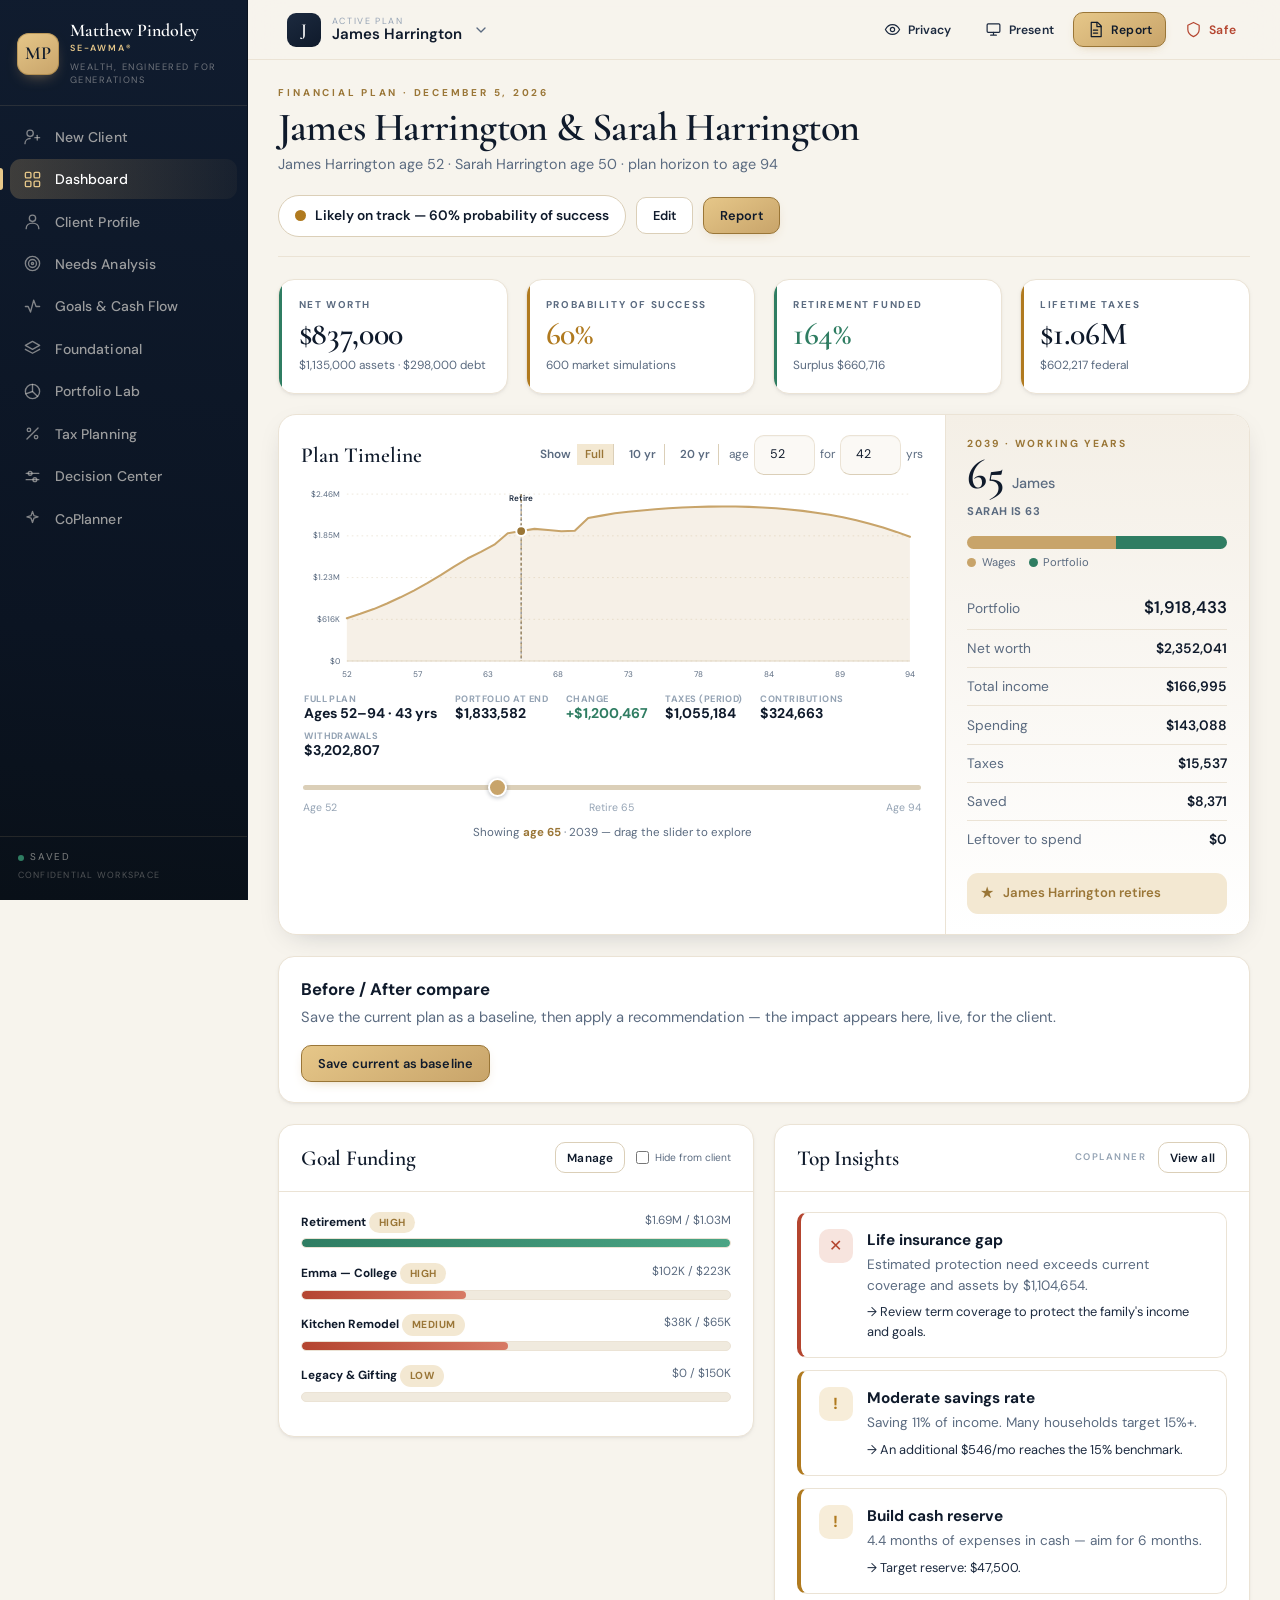
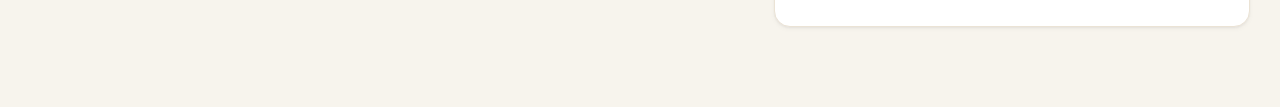
<file: index.html>
<!DOCTYPE html>
<html lang="en">
<head>
<meta charset="UTF-8"/>
<meta name="viewport" content="width=device-width,initial-scale=1"/>
<title>Matthew Pindoley, SE-AWMA® — Financial Planning</title>
<meta name="description" content="A fiduciary financial planning workspace — goals-based & cash flow planning, needs analysis, foundational & advanced planning, tax strategy, and automated insights."/>
<meta name="theme-color" content="#0F1A2B"/>
<link rel="preconnect" href="https://fonts.googleapis.com">
<link rel="preconnect" href="https://fonts.gstatic.com" crossorigin>
<link href="https://fonts.googleapis.com/css2?family=Cormorant+Garamond:ital,wght@0,400;0,500;0,600;0,700;1,400;1,500&family=DM+Sans:opsz,wght@9..40,300;9..40,400;9..40,500;9..40,600;9..40,700&display=swap" rel="stylesheet">
<link rel="stylesheet" href="styles.css?v=19">
</head>
<body data-view="dashboard">

<div id="app">

  <!-- ─────────────────────────  SIDEBAR  ───────────────────────── -->
  <aside id="sidebar">
    <div class="sb-brand">
      <div class="brand-mark" aria-hidden="true">MP</div>
      <div class="brand-text">
        <div class="brand-name">Matthew Pindoley<span>SE-AWMA®</span></div>
        <div class="brand-sub">Wealth, Engineered for Generations</div>
      </div>
    </div>

    <nav id="modnav" aria-label="Planning modules">
      <button class="navlink" data-view="intake">
        <svg viewBox="0 0 24 24" aria-hidden="true"><circle cx="9" cy="8" r="4"/><path d="M2.5 21c0-4 3-6.5 6.5-6.5"/><line x1="18" y1="10.5" x2="18" y2="16.5"/><line x1="15" y1="13.5" x2="21" y2="13.5"/></svg>
        <span>New Client</span></button>
      <button class="navlink active" data-view="dashboard">
        <svg viewBox="0 0 24 24" aria-hidden="true"><rect x="3" y="3" width="7" height="7" rx="1.5"/><rect x="14" y="3" width="7" height="7" rx="1.5"/><rect x="14" y="14" width="7" height="7" rx="1.5"/><rect x="3" y="14" width="7" height="7" rx="1.5"/></svg>
        <span>Dashboard</span></button>
      <button class="navlink" data-view="profile">
        <svg viewBox="0 0 24 24" aria-hidden="true"><circle cx="12" cy="8" r="4"/><path d="M4 21c0-4.4 3.6-7 8-7s8 2.6 8 7"/></svg>
        <span>Client Profile</span></button>
      <button class="navlink" data-view="needs">
        <svg viewBox="0 0 24 24" aria-hidden="true"><circle cx="12" cy="12" r="9"/><circle cx="12" cy="12" r="5"/><circle cx="12" cy="12" r="1.4"/></svg>
        <span>Needs Analysis</span></button>
      <button class="navlink" data-view="cashflow">
        <svg viewBox="0 0 24 24" aria-hidden="true"><path d="M3 12h3.5l3 7 4-15 3 8H21"/></svg>
        <span>Goals &amp; Cash Flow</span></button>
      <button class="navlink" data-view="foundational">
        <svg viewBox="0 0 24 24" aria-hidden="true"><path d="M12 3l9 5-9 5-9-5z"/><path d="M3 13l9 5 9-5"/></svg>
        <span>Foundational</span></button>
      <button class="navlink" data-view="portfolio">
        <svg viewBox="0 0 24 24" aria-hidden="true"><circle cx="12" cy="12" r="9"/><path d="M12 3v9l6.5 6.2"/><path d="M12 12l-8.5 3"/></svg>
        <span>Portfolio Lab</span></button>
      <button class="navlink" data-view="tax">
        <svg viewBox="0 0 24 24" aria-hidden="true"><line x1="19" y1="5" x2="5" y2="19"/><circle cx="7.5" cy="7.5" r="2.2"/><circle cx="16.5" cy="16.5" r="2.2"/></svg>
        <span>Tax Planning</span></button>
      <button class="navlink" data-view="decision">
        <svg viewBox="0 0 24 24" aria-hidden="true"><line x1="4" y1="8" x2="20" y2="8"/><line x1="4" y1="16" x2="20" y2="16"/><circle cx="9" cy="8" r="2.4"/><circle cx="15" cy="16" r="2.4"/></svg>
        <span>Decision Center</span></button>
      <button class="navlink" data-view="coplanner">
        <svg viewBox="0 0 24 24" aria-hidden="true"><path d="M12 3l1.8 5.4L19 10l-5.2 1.6L12 17l-1.8-5.4L5 10l5.2-1.6z"/></svg>
        <span>CoPlanner</span></button>
    </nav>

    <div class="sb-foot">
      <span class="nav-status" id="saveStatus">Saved</span>
      <span class="sb-tag">Confidential workspace</span>
    </div>
  </aside>

  <!-- ─────────────────────────  CONTENT  ───────────────────────── -->
  <div id="content">

    <header id="topbar">
      <div class="plan-switch">
        <button id="planMenuBtn" class="plan-current" aria-haspopup="true" aria-expanded="false">
          <span class="plan-avatar" id="planAvatar" aria-hidden="true">H</span>
          <span class="plan-meta"><span class="plan-label">Active Plan</span><span class="plan-name" id="planNameLabel">New Client</span></span>
          <svg viewBox="0 0 24 24" class="chev" aria-hidden="true"><path d="M6 9l6 6 6-6"/></svg>
        </button>
        <div id="planMenu" class="plan-menu" role="menu" hidden></div>
      </div>

      <div class="topbar-actions">
        <button class="icon-btn" id="privacyBtn" title="Privacy — blur all dollar amounts (P)" aria-pressed="false">
          <svg viewBox="0 0 24 24" aria-hidden="true"><path d="M2 12s3.5-7 10-7 10 7 10 7-3.5 7-10 7S2 12 2 12z"/><circle cx="12" cy="12" r="3"/></svg>
          <span>Privacy</span></button>
        <button class="icon-btn" id="presentBtn" title="Enter client presentation mode (F)">
          <svg viewBox="0 0 24 24" aria-hidden="true"><rect x="3" y="4" width="18" height="12" rx="1.5"/><path d="M8 20h8M12 16v4"/></svg>
          <span>Present</span></button>
        <button class="icon-btn gold" id="reportBtn" title="Open report &amp; print center">
          <svg viewBox="0 0 24 24" aria-hidden="true"><path d="M6 2h9l5 5v15H6z"/><path d="M14 2v6h6M9 13h6M9 17h6"/></svg>
          <span>Report</span></button>
        <button class="icon-btn safe" id="safeBtn" title="Safe screen — instantly cover everything (Esc)">
          <svg viewBox="0 0 24 24" aria-hidden="true"><path d="M12 2l8 4v6c0 5-3.5 8-8 10-4.5-2-8-5-8-10V6z"/></svg>
          <span>Safe</span></button>
      </div>
    </header>

    <main id="main">
      <section class="view" data-view="intake"></section>
      <section class="view active" data-view="dashboard"></section>
      <section class="view" data-view="profile"></section>
      <section class="view" data-view="needs"></section>
      <section class="view" data-view="cashflow"></section>
      <section class="view" data-view="foundational"></section>
      <section class="view" data-view="portfolio"></section>
      <section class="view" data-view="tax"></section>
      <section class="view" data-view="decision"></section>
      <section class="view" data-view="coplanner"></section>
    </main>
  </div>
</div>

<!-- ─────────────────────────  PRESENTATION CHROME  ───────────────────────── -->
<div id="presentBar" hidden>
  <div class="pb-left"><span class="pb-brand">Matthew Pindoley, <em>SE-AWMA®</em></span></div>
  <div class="pb-center" id="presentTabs"></div>
  <div class="pb-right">
    <button class="pb-btn" id="presentPrivacy" title="Blur amounts">Privacy</button>
    <button class="pb-btn" id="presentExit" title="Exit presentation (F / Esc)">Exit ✕</button>
  </div>
</div>

<div id="coverSlide" hidden>
  <div class="cover-inner">
    <div class="cover-eyebrow">A Financial Plan Prepared For</div>
    <h1 class="cover-client" id="coverClient">Your Family</h1>
    <div class="cover-rule"></div>
    <div class="cover-advisor">Matthew Pindoley, <em>SE-AWMA®</em></div>
    <div class="cover-tag">Wealth, Engineered for Generations</div>
    <div class="cover-date" id="coverDate"></div>
    <button class="cover-go" id="coverGo">Begin the Review &rarr;</button>
  </div>
</div>

<!-- ─────────────────────────  SAFE SCREEN  ───────────────────────── -->
<div id="safeScreen" hidden>
  <div class="safe-inner">
    <div class="brand-mark big" aria-hidden="true">MP</div>
    <div class="safe-name">Matthew Pindoley, <span>SE-AWMA®</span></div>
    <div class="safe-tag">Wealth, Engineered for Generations</div>
    <button class="safe-resume" id="safeResume">Resume Session</button>
  </div>
</div>

<!-- ─────────────────────────  REPORT / PRINT CENTER  ───────────────────────── -->
<div id="reportModal" hidden>
  <div class="report-dialog">
    <header class="rd-head">
      <h2>Report &amp; Print Center</h2>
      <button class="icon-btn ghost" id="reportClose">Close ✕</button>
    </header>
    <div class="rd-body" id="reportControls"></div>
    <footer class="rd-foot">
      <button class="btn ghost" id="reportClose2">Cancel</button>
      <button class="btn gold" id="reportPrint">Print / Save as PDF</button>
    </footer>
  </div>
</div>

<div id="reportRoot" aria-hidden="true"></div>
<div id="toast" hidden></div>
<input id="importFile" type="file" accept="application/json,.json" hidden>

<script src="app.js?v=19"></script>
</body>
</html>
</file>
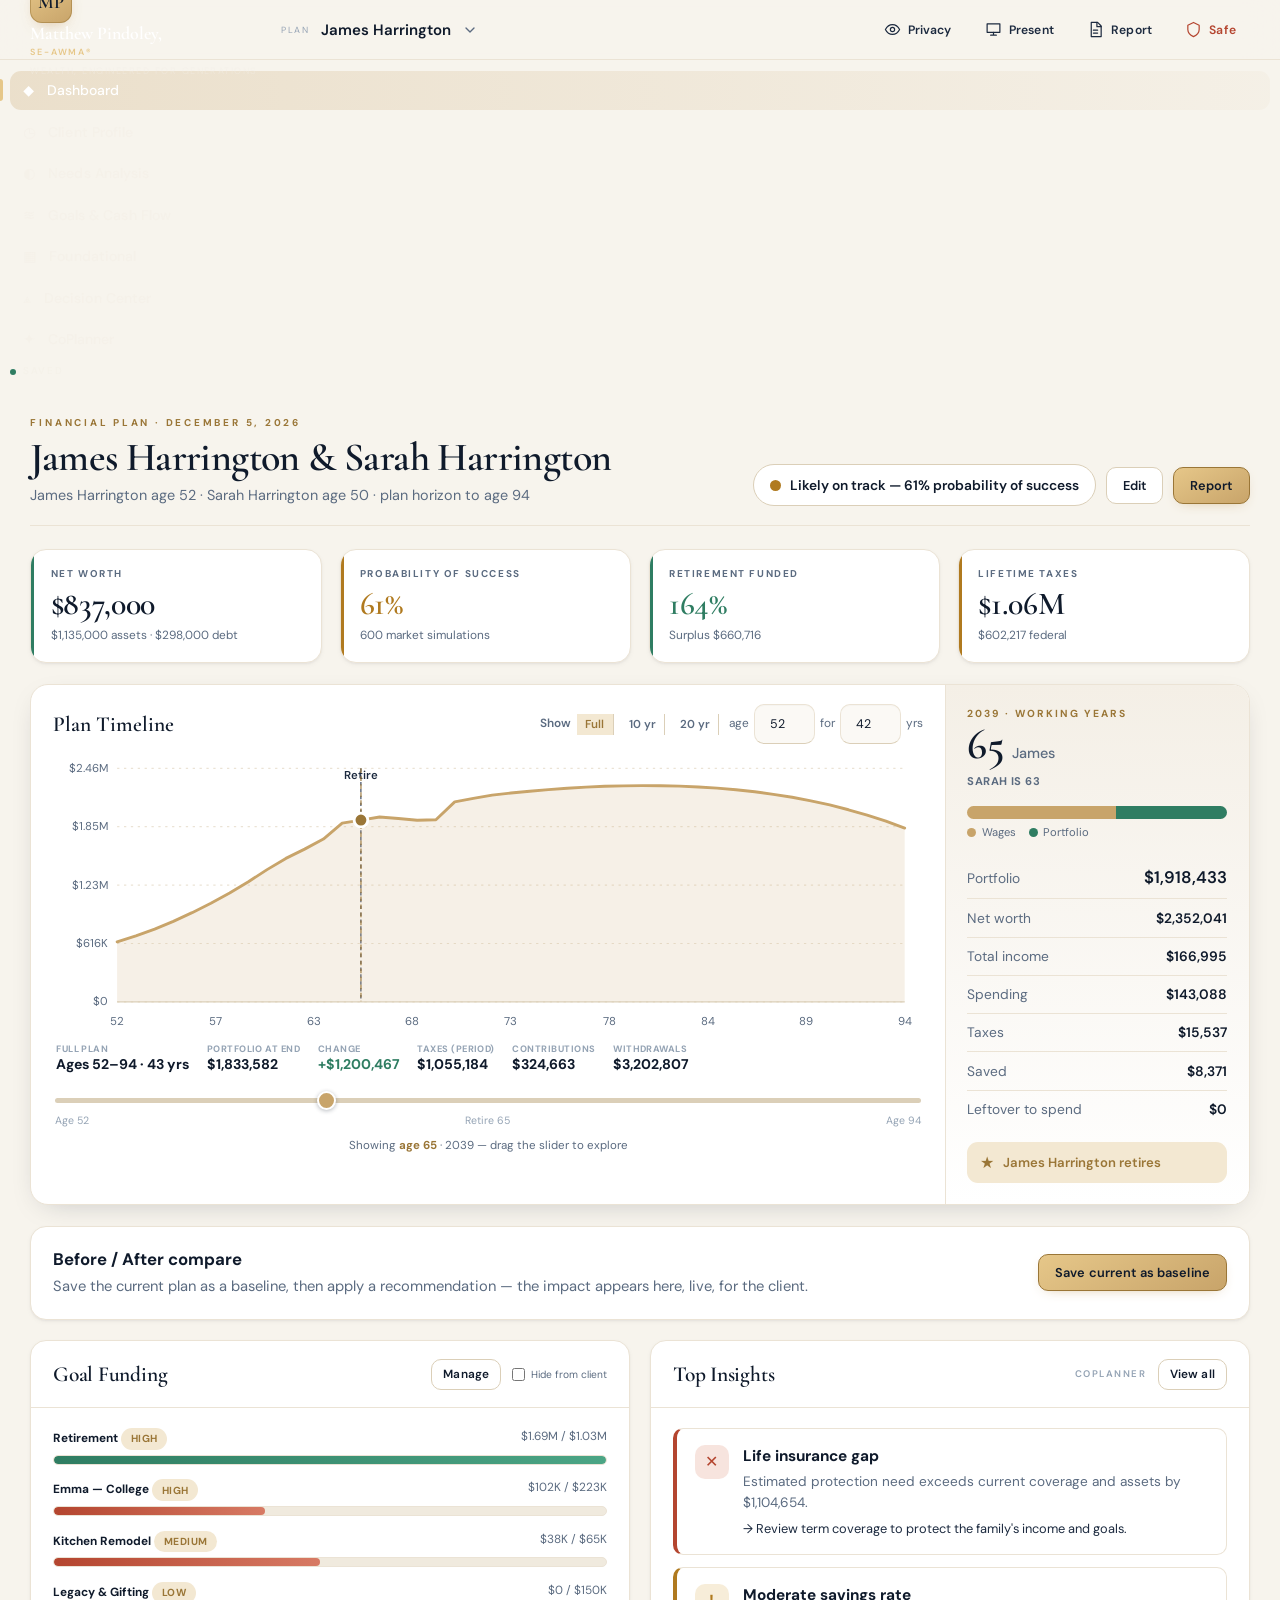
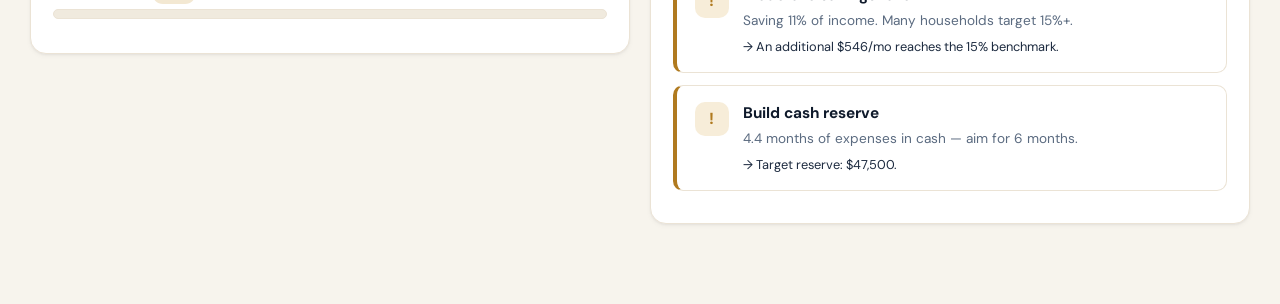
<file: index (6).html>
<!DOCTYPE html>
<html lang="en">
<head>
<meta charset="UTF-8"/>
<meta name="viewport" content="width=device-width,initial-scale=1"/>
<title>Matthew Pindoley, SE-AWMA® — Financial Planning</title>
<meta name="description" content="A fiduciary financial planning workspace — goals-based & cash flow planning, needs analysis, foundational & advanced planning, and automated insights."/>
<meta name="theme-color" content="#0F1A2B"/>
<link rel="preconnect" href="https://fonts.googleapis.com">
<link rel="preconnect" href="https://fonts.gstatic.com" crossorigin>
<link href="https://fonts.googleapis.com/css2?family=Cormorant+Garamond:ital,wght@0,400;0,500;0,600;0,700;1,400;1,500&family=DM+Sans:opsz,wght@9..40,300;9..40,400;9..40,500;9..40,600;9..40,700&display=swap" rel="stylesheet">
<link rel="stylesheet" href="styles.css">
</head>
<body data-view="dashboard">

<!-- ─────────────────────────  TOP BAR  ───────────────────────── -->
<header id="topbar">
  <div class="brand">
    <div class="brand-mark" aria-hidden="true">MP</div>
    <div class="brand-text">
      <div class="brand-name">Matthew Pindoley, <span>SE-AWMA®</span></div>
      <div class="brand-sub">Wealth, Engineered for Generations</div>
    </div>
  </div>

  <div class="plan-switch">
    <button id="planMenuBtn" class="plan-current" aria-haspopup="true" aria-expanded="false">
      <span class="plan-label">Plan</span>
      <span class="plan-name" id="planNameLabel">New Client</span>
      <svg viewBox="0 0 24 24" class="chev" aria-hidden="true"><path d="M6 9l6 6 6-6"/></svg>
    </button>
    <div id="planMenu" class="plan-menu" role="menu" hidden></div>
  </div>

  <div class="topbar-actions">
    <button class="icon-btn" id="privacyBtn" title="Privacy — blur all dollar amounts (P)" aria-pressed="false">
      <svg viewBox="0 0 24 24" aria-hidden="true"><path d="M2 12s3.5-7 10-7 10 7 10 7-3.5 7-10 7S2 12 2 12z"/><circle cx="12" cy="12" r="3"/></svg>
      <span>Privacy</span>
    </button>
    <button class="icon-btn" id="presentBtn" title="Enter client presentation mode (F)">
      <svg viewBox="0 0 24 24" aria-hidden="true"><path d="M3 4h18v12H3z"/><path d="M8 20h8M12 16v4"/></svg>
      <span>Present</span>
    </button>
    <button class="icon-btn" id="reportBtn" title="Open report &amp; print center">
      <svg viewBox="0 0 24 24" aria-hidden="true"><path d="M6 2h9l5 5v15H6z"/><path d="M14 2v6h6M9 13h6M9 17h6"/></svg>
      <span>Report</span>
    </button>
    <button class="icon-btn safe" id="safeBtn" title="Safe screen — instantly cover everything (Esc toggles)">
      <svg viewBox="0 0 24 24" aria-hidden="true"><path d="M12 2l8 4v6c0 5-3.5 8-8 10-4.5-2-8-5-8-10V6z"/></svg>
      <span>Safe</span>
    </button>
  </div>
</header>

<!-- ─────────────────────────  NAV  ───────────────────────── -->
<nav id="modnav" aria-label="Planning modules">
  <button class="navlink active" data-view="dashboard"><span class="nl-ico">◆</span> Dashboard</button>
  <button class="navlink" data-view="profile"><span class="nl-ico">◷</span> Client Profile</button>
  <button class="navlink" data-view="needs"><span class="nl-ico">◐</span> Needs Analysis</button>
  <button class="navlink" data-view="cashflow"><span class="nl-ico">≋</span> Goals &amp; Cash Flow</button>
  <button class="navlink" data-view="foundational"><span class="nl-ico">▦</span> Foundational</button>
  <button class="navlink" data-view="decision"><span class="nl-ico">⟁</span> Decision Center</button>
  <button class="navlink" data-view="coplanner"><span class="nl-ico">✦</span> CoPlanner</button>
  <div class="nav-spacer"></div>
  <span class="nav-status" id="saveStatus">Saved</span>
</nav>

<!-- ─────────────────────────  MAIN  ───────────────────────── -->
<main id="main">
  <section class="view active" data-view="dashboard"></section>
  <section class="view" data-view="profile"></section>
  <section class="view" data-view="needs"></section>
  <section class="view" data-view="cashflow"></section>
  <section class="view" data-view="foundational"></section>
  <section class="view" data-view="decision"></section>
  <section class="view" data-view="coplanner"></section>
</main>

<!-- ─────────────────────────  PRESENTATION CHROME  ───────────────────────── -->
<div id="presentBar" hidden>
  <div class="pb-left">
    <span class="pb-brand">Matthew Pindoley, <em>SE-AWMA®</em></span>
  </div>
  <div class="pb-center" id="presentTabs"></div>
  <div class="pb-right">
    <button class="pb-btn" id="presentPrivacy" title="Blur amounts">Privacy</button>
    <button class="pb-btn" id="presentExit" title="Exit presentation (F / Esc)">Exit ✕</button>
  </div>
</div>

<!-- Dark gold cover slide used at the start of presentation mode -->
<div id="coverSlide" hidden>
  <div class="cover-inner">
    <div class="cover-eyebrow">A Financial Plan Prepared For</div>
    <h1 class="cover-client" id="coverClient">Your Family</h1>
    <div class="cover-rule"></div>
    <div class="cover-advisor">Matthew Pindoley, <em>SE-AWMA®</em></div>
    <div class="cover-tag">Wealth, Engineered for Generations</div>
    <div class="cover-date" id="coverDate"></div>
    <button class="cover-go" id="coverGo">Begin &rarr;</button>
  </div>
</div>

<!-- ─────────────────────────  SAFE SCREEN  ───────────────────────── -->
<div id="safeScreen" hidden>
  <div class="safe-inner">
    <div class="brand-mark big" aria-hidden="true">MP</div>
    <div class="safe-name">Matthew Pindoley, <span>SE-AWMA®</span></div>
    <div class="safe-tag">Wealth, Engineered for Generations</div>
    <button class="safe-resume" id="safeResume">Resume Session</button>
  </div>
</div>

<!-- ─────────────────────────  REPORT / PRINT CENTER  ───────────────────────── -->
<div id="reportModal" hidden>
  <div class="report-dialog">
    <header class="rd-head">
      <h2>Report &amp; Print Center</h2>
      <button class="icon-btn ghost" id="reportClose">Close ✕</button>
    </header>
    <div class="rd-body" id="reportControls"></div>
    <footer class="rd-foot">
      <button class="btn ghost" id="reportClose2">Cancel</button>
      <button class="btn gold" id="reportPrint">Print / Save as PDF</button>
    </footer>
  </div>
</div>

<!-- Hidden container the print report is rendered into -->
<div id="reportRoot" aria-hidden="true"></div>

<!-- Toast -->
<div id="toast" hidden></div>

<input id="importFile" type="file" accept="application/json,.json" hidden>

<script src="app.js"></script>
</body>
</html>
</file>
<file: styles.css>
/* ============================================================================
   Matthew Pindoley, SE-AWMA® — Financial Planning Workspace
   Refined light + gold · sidebar app shell · interactive dashboard · print
   ========================================================================== */

:root{
  --ivory:#F7F4ED; --ivory-2:#F0EADE; --paper:#FFFFFF; --cream:#F4EFE6;
  --ink:#0F1A2B; --ink-2:#1C2A3F; --ink-3:#33425a;
  --navy-1:#0f1a2b; --navy-2:#0a1320;
  --muted:#5B6B80; --faint:#94a3b4;
  --gold:#C8A46A; --gold-2:#E6C789; --gold-deep:#9A7637; --gold-soft:#f3e8d2;
  --line:#EBE3D5; --line-2:#DBCFB8; --line-3:#cdd5e0;
  --good:#2F7D62; --good-bg:#e7f1ec;
  --warn:#B07A1F; --warn-bg:#f7edd9;
  --bad:#B4452F; --bad-bg:#f7e4de;
  --obsidian:#08080A;
  --ff:'Cormorant Garamond',Georgia,'Times New Roman',serif;
  --fb:'DM Sans',system-ui,-apple-system,Segoe UI,Roboto,sans-serif;
  --shadow-1:0 1px 2px rgba(15,26,43,.04),0 2px 6px -2px rgba(15,26,43,.08);
  --shadow-2:0 8px 30px -14px rgba(15,26,43,.28);
  --shadow-3:0 30px 70px -30px rgba(15,26,43,.4);
  --r:16px; --r-sm:10px;
  --side-w:248px; --top-h:60px;
  --e1:cubic-bezier(.16,1,.3,1);
}

*,*::before,*::after{box-sizing:border-box;margin:0;padding:0}
html{font-size:16px}
body{font-family:var(--fb);background:var(--ivory);color:var(--ink);line-height:1.5;
  -webkit-font-smoothing:antialiased;-moz-osx-font-smoothing:grayscale;min-height:100vh}
button{font-family:inherit;cursor:pointer;color:inherit;background:none;border:none}
input,select,textarea{font-family:inherit;font-size:.92rem;color:var(--ink)}
svg{display:block}
::selection{background:rgba(200,164,106,.32)}
[hidden]{display:none !important}
.amount{transition:filter .2s var(--e1)}
body.privacy .amount{filter:blur(8px);user-select:none}

/* ============================ APP SHELL ============================ */
#app{display:grid;grid-template-columns:var(--side-w) 1fr;min-height:100vh}
#content{min-width:0;display:flex;flex-direction:column}
#main{max-width:1300px;width:100%;margin:0 auto;padding:1.6rem 1.9rem 5rem}

/* ============================ SIDEBAR ============================ */
#sidebar{position:sticky;top:0;height:100vh;display:flex;flex-direction:column;
  background:linear-gradient(185deg,#101c2f 0%,#0b1422 70%,#091018 100%);
  border-right:1px solid #0a1320;color:var(--cream);z-index:20}
.sb-brand{display:flex;gap:.7rem;align-items:center;padding:1.25rem 1.05rem 1.1rem;border-bottom:1px solid rgba(230,199,137,.12)}
.brand-mark{width:42px;height:42px;border-radius:12px;flex:none;display:grid;place-items:center;
  font-family:var(--ff);font-weight:600;font-size:1.15rem;color:var(--ink);
  background:linear-gradient(150deg,var(--gold-2),var(--gold));
  box-shadow:inset 0 0 0 1px rgba(154,118,55,.5),0 6px 16px -8px rgba(200,164,106,.8)}
.brand-mark.big{width:88px;height:88px;border-radius:22px;font-size:2.2rem}
.brand-text{min-width:0}
.brand-name{font-family:var(--ff);font-weight:600;font-size:1.12rem;line-height:1.12;color:#fff;white-space:nowrap}
.brand-name span{display:block;font-family:var(--fb);font-weight:600;font-size:.56rem;letter-spacing:.2em;color:var(--gold-2);margin-top:3px}
.brand-sub{font-size:.58rem;letter-spacing:.16em;text-transform:uppercase;color:rgba(244,239,230,.42);margin-top:.5rem;line-height:1.4}

#modnav{display:flex;flex-direction:column;gap:3px;padding:.7rem .65rem;flex:1;overflow-y:auto;scrollbar-width:none}
#modnav::-webkit-scrollbar{display:none}
.navlink{display:flex;align-items:center;gap:.8rem;padding:.64rem .8rem;border-radius:11px;
  color:rgba(244,239,230,.62);font-size:.875rem;font-weight:500;letter-spacing:.005em;
  position:relative;transition:background .18s,color .18s;text-align:left}
.navlink svg{width:19px;height:19px;fill:none;stroke:currentColor;stroke-width:1.7;stroke-linecap:round;stroke-linejoin:round;flex:none;opacity:.82;transition:.18s}
.navlink:hover{background:rgba(255,255,255,.055);color:#fff}
.navlink:hover svg{opacity:1}
.navlink.active{background:linear-gradient(90deg,rgba(200,164,106,.26),rgba(200,164,106,.05));color:#fff}
.navlink.active svg{stroke:var(--gold-2);opacity:1}
.navlink.active::before{content:"";position:absolute;left:-.65rem;top:50%;transform:translateY(-50%);width:3px;height:22px;border-radius:0 3px 3px 0;background:var(--gold-2)}
.sb-foot{padding:.85rem 1.1rem 1.1rem;border-top:1px solid rgba(230,199,137,.12);display:flex;flex-direction:column;gap:.25rem}
.nav-status{font-size:.62rem;letter-spacing:.18em;text-transform:uppercase;color:rgba(244,239,230,.5);display:inline-flex;align-items:center;gap:.4rem}
.nav-status::before{content:"";width:6px;height:6px;border-radius:50%;background:var(--good)}
.nav-status.saving::before{background:var(--gold-2)}
.sb-tag{font-size:.56rem;letter-spacing:.14em;text-transform:uppercase;color:rgba(244,239,230,.3)}

/* ============================ TOP BAR ============================ */
#topbar{position:sticky;top:0;z-index:18;height:var(--top-h);display:flex;align-items:center;gap:1rem;
  padding:0 1.9rem;background:rgba(247,244,237,.84);backdrop-filter:blur(16px) saturate(1.3);
  -webkit-backdrop-filter:blur(16px) saturate(1.3);border-bottom:1px solid var(--line)}
.plan-switch{position:relative}
.plan-current{display:flex;align-items:center;gap:.7rem;padding:.4rem .7rem .4rem .45rem;border-radius:11px;
  border:1px solid transparent;transition:background .18s,border-color .18s}
.plan-current:hover{background:var(--paper);border-color:var(--line-2)}
.plan-avatar{width:34px;height:34px;border-radius:9px;flex:none;display:grid;place-items:center;
  font-family:var(--ff);font-weight:600;font-size:1.05rem;color:#fff;background:linear-gradient(150deg,var(--ink-2),var(--ink))}
.plan-meta{display:flex;flex-direction:column;line-height:1.15;text-align:left}
.plan-label{font-size:.56rem;letter-spacing:.18em;text-transform:uppercase;color:var(--faint)}
.plan-name{font-weight:600;font-size:.94rem;max-width:220px;overflow:hidden;text-overflow:ellipsis;white-space:nowrap}
.chev{width:16px;height:16px;fill:none;stroke:var(--muted);stroke-width:2;stroke-linecap:round;stroke-linejoin:round}
.plan-menu{position:absolute;top:calc(100% + 8px);left:0;min-width:300px;z-index:60;background:var(--paper);
  border:1px solid var(--line-2);border-radius:14px;box-shadow:var(--shadow-3);padding:.5rem;max-height:74vh;overflow:auto}
.plan-menu h4{font-size:.6rem;letter-spacing:.2em;text-transform:uppercase;color:var(--faint);padding:.5rem .6rem .3rem}
.plan-item{display:flex;align-items:center;gap:.5rem;width:100%;text-align:left;padding:.55rem .6rem;border-radius:9px;transition:background .15s}
.plan-item:hover{background:var(--ivory-2)}
.plan-item.active{background:var(--gold-soft)}
.plan-item .pi-name{flex:1;font-weight:500;font-size:.9rem;overflow:hidden;text-overflow:ellipsis;white-space:nowrap}
.plan-item .pi-meta{font-size:.7rem;color:var(--faint)}
.plan-item .pi-del{opacity:0;color:var(--bad);font-size:.78rem;padding:2px 6px;border-radius:6px}
.plan-item:hover .pi-del{opacity:1}.plan-item .pi-del:hover{background:var(--bad-bg)}
.plan-menu .menu-sep{height:1px;background:var(--line);margin:.4rem .3rem}
.plan-menu .menu-act{display:flex;gap:.4rem;flex-wrap:wrap;padding:.3rem}
.menu-act .btn{flex:1 1 auto}

.topbar-actions{margin-left:auto;display:flex;align-items:center;gap:.35rem}
.icon-btn{display:inline-flex;align-items:center;gap:.45rem;padding:.5rem .8rem;border-radius:10px;
  font-size:.76rem;font-weight:600;letter-spacing:.01em;color:var(--ink-2);border:1px solid transparent;transition:.16s}
.icon-btn svg{width:17px;height:17px;fill:none;stroke:currentColor;stroke-width:1.7;stroke-linecap:round;stroke-linejoin:round}
.icon-btn:hover{background:var(--paper);border-color:var(--line-2)}
.icon-btn[aria-pressed="true"]{background:var(--gold-soft);color:var(--gold-deep);border-color:var(--gold)}
.icon-btn.gold{background:linear-gradient(150deg,var(--gold-2),var(--gold));color:var(--ink);border-color:var(--gold-deep);box-shadow:0 4px 12px -7px rgba(200,164,106,.9)}
.icon-btn.gold:hover{filter:brightness(1.03)}
.icon-btn.safe{color:var(--bad)}
.icon-btn.safe:hover{background:var(--bad-bg);border-color:#e8c4ba}
.icon-btn.ghost{font-size:.78rem}

/* ============================ VIEWS ============================ */
.view{display:none;animation:viewIn .42s var(--e1)}
.view.active{display:block}
@keyframes viewIn{from{opacity:0;transform:translateY(10px)}to{opacity:1;transform:none}}

.view-head{display:flex;align-items:flex-end;justify-content:space-between;gap:1rem;margin-bottom:1.4rem;flex-wrap:wrap}
.view-eyebrow{font-size:.62rem;letter-spacing:.28em;text-transform:uppercase;color:var(--gold-deep);font-weight:700;margin-bottom:.45rem}
.view-title{font-family:var(--ff);font-weight:600;font-size:2.15rem;line-height:1.04;letter-spacing:-.01em}
.view-title em{font-style:italic;color:var(--gold-deep)}
.view-sub{color:var(--muted);font-size:.92rem;max-width:64ch;margin-top:.4rem;line-height:1.6}

.grid{display:grid;gap:1.1rem}
.cols-2{grid-template-columns:repeat(2,1fr)}
.cols-3{grid-template-columns:repeat(3,1fr)}
.cols-4{grid-template-columns:repeat(4,1fr)}
.split{display:grid;grid-template-columns:minmax(340px,440px) 1fr;gap:1.3rem;align-items:start}
@media(max-width:1080px){.split{grid-template-columns:1fr}.cols-4{grid-template-columns:repeat(2,1fr)}.cols-3{grid-template-columns:repeat(2,1fr)}}
@media(max-width:680px){.cols-2,.cols-3,.cols-4{grid-template-columns:1fr}}

.profile-layout{display:grid;grid-template-columns:1fr 356px;gap:1.3rem;align-items:start}
.input-cols{display:grid;grid-template-columns:172px minmax(0,1fr);gap:1.3rem;align-items:start}
.acc-stack{min-width:0}
.acc-stack>.panel{margin-bottom:1rem}
.acc-stack>.panel:last-child{margin-bottom:0}
.rail{position:sticky;top:calc(var(--top-h) + 16px)}
.io-inputs{position:sticky;top:calc(var(--top-h) + 16px);align-self:start}
.io-inputs>.panel{margin-bottom:1.1rem}
.io-split{transition:grid-template-columns .35s var(--e1)}
body.inputs-collapsed .io-split{grid-template-columns:0 1fr}
body.inputs-collapsed .io-inputs{opacity:0;min-width:0;overflow:hidden;pointer-events:none}
@media(max-width:1180px){.profile-layout{grid-template-columns:1fr}.rail{position:static}}
@media(max-width:1080px){.io-inputs{position:static}}
@media(max-width:720px){.input-cols{grid-template-columns:1fr}.section-index{position:static;flex-direction:row;flex-wrap:wrap;margin-bottom:.4rem}}

/* ============================ PANELS ============================ */
.panel{background:var(--paper);border:1px solid var(--line);border-radius:var(--r);box-shadow:var(--shadow-1)}
.panel.pad{padding:1.25rem 1.35rem}
.panel-head{display:flex;align-items:center;justify-content:space-between;gap:.6rem;padding:1.05rem 1.35rem;border-bottom:1px solid var(--line)}
.panel-head h3{font-family:var(--ff);font-weight:600;font-size:1.34rem;letter-spacing:-.01em}
.panel-head .ph-sub{font-size:.6rem;letter-spacing:.16em;text-transform:uppercase;color:var(--faint);font-weight:600}
.panel-body{padding:1.25rem 1.35rem}
.panel-foot{padding:.9rem 1.35rem;border-top:1px solid var(--line);background:var(--ivory);border-radius:0 0 var(--r) var(--r)}
.section-label{font-size:.6rem;letter-spacing:.2em;text-transform:uppercase;color:var(--gold-deep);font-weight:700;margin:1.4rem 0 .7rem;display:flex;align-items:center;gap:.6rem}
.section-label::after{content:"";flex:1;height:1px;background:var(--line)}
.section-label:first-child{margin-top:0}

/* ============================ ACCORDION + SECTION INDEX ============================ */
.section-index{position:sticky;top:calc(var(--top-h) + 16px);align-self:start;display:flex;flex-direction:column;gap:.18rem}
.sx-title{font-size:.56rem;letter-spacing:.2em;text-transform:uppercase;color:var(--faint);font-weight:700;padding:.2rem .55rem .5rem}
.sx-item{display:flex;align-items:center;gap:.5rem;min-width:0;padding:.44rem .55rem;border-radius:9px;font-size:.79rem;font-weight:500;color:var(--muted);text-align:left;border:1px solid transparent;transition:.15s}
.sx-item:hover{background:var(--ivory-2);color:var(--ink)}
.sx-item.open{background:var(--paper);color:var(--ink);border-color:var(--line);box-shadow:var(--shadow-1)}
.sx-item.open .sx-label{font-weight:600}
.sx-label{overflow:hidden;text-overflow:ellipsis;white-space:nowrap}
.sx-dot,.acc-dot{border-radius:50%;flex:none;display:grid;place-items:center;font-weight:800;color:#fff;border:1.5px solid var(--line-2)}
.sx-dot{width:15px;height:15px;font-size:.55rem}
.acc-dot{width:18px;height:18px;font-size:.62rem}
.sx-dot.ok,.acc-dot.ok{background:var(--good);border-color:var(--good)}
.sx-dot.todo,.acc-dot.todo{background:transparent;border-color:var(--gold)}
.sx-dot.na{border-style:dashed}
.panel.accordion{overflow:hidden;scroll-margin-top:calc(var(--top-h) + 20px)}
.acc-head{display:flex;align-items:center;gap:.7rem;width:100%;padding:1.05rem 1.35rem;border-bottom:1px solid var(--line);background:none;text-align:left;cursor:pointer;transition:background .15s}
.acc-head:hover{background:var(--ivory)}
.acc-head h3{font-family:var(--ff);font-weight:600;font-size:1.34rem;letter-spacing:-.01em;flex:1;min-width:0}
.acc-head-right{display:flex;align-items:center;gap:.7rem;flex:none}
.acc-chev{width:18px;height:18px;fill:none;stroke:var(--muted);stroke-width:2.2;stroke-linecap:round;stroke-linejoin:round;transition:transform .3s var(--e1)}
.accordion.collapsed .acc-head{border-bottom-color:transparent}
.accordion.collapsed .acc-chev{transform:rotate(-90deg)}
.acc-body{display:grid;grid-template-rows:1fr;opacity:1;transition:grid-template-rows .32s var(--e1),opacity .25s ease}
.acc-body>.panel-body{overflow:hidden;min-height:0}
.accordion.collapsed .acc-body{grid-template-rows:0fr;opacity:0}
.accordion:not(.collapsed){box-shadow:var(--shadow-2),inset 3px 0 0 var(--gold)}

/* ============================ FORMS ============================ */
.field{margin-bottom:1rem}
.field>label{display:block;font-size:.72rem;font-weight:600;letter-spacing:.02em;color:var(--ink-2);margin-bottom:.4rem}
.field .hint{font-size:.66rem;color:var(--faint);font-weight:400;margin-left:.3rem}
.control{position:relative;display:flex;align-items:center}
.control .prefix,.control .suffix{position:absolute;color:var(--muted);font-size:.86rem;pointer-events:none}
.control .prefix{left:.7rem}.control .suffix{right:.75rem;font-size:.78rem}
.control.has-prefix input{padding-left:1.5rem}
.control.has-suffix input{padding-right:2rem}
input[type=text],input[type=number],select,textarea{width:100%;padding:.6rem .7rem;border:1px solid var(--line);border-bottom-color:var(--line-2);border-radius:var(--r-sm);background-color:rgba(247,244,237,.55);box-shadow:inset 0 1px 1px rgba(15,26,43,.025);transition:border-color .15s,box-shadow .15s,background-color .15s;color:var(--ink)}
input:hover,select:hover,textarea:hover{background-color:rgba(240,234,222,.7);border-bottom-color:var(--gold)}
input:focus,select:focus,textarea:focus{outline:none;border-color:var(--gold);background-color:var(--paper);box-shadow:0 0 0 3px rgba(200,164,106,.2)}
input[type=number]{-moz-appearance:textfield}
textarea{resize:vertical;min-height:90px;line-height:1.6}
.annual-echo{font-size:.7rem;color:var(--gold-deep);font-weight:600;margin-top:.3rem;min-height:.95rem;font-variant-numeric:tabular-nums}
.field-row{display:grid;grid-template-columns:1fr 1fr;gap:.7rem}
.field-row.three{grid-template-columns:repeat(3,1fr)}
@media(max-width:520px){.field-row,.field-row.three{grid-template-columns:1fr}}
select{appearance:none;background-image:url("data:image/svg+xml,%3Csvg xmlns='http://www.w3.org/2000/svg' width='14' height='14' viewBox='0 0 24 24' fill='none' stroke='%235B6B80' stroke-width='2.4' stroke-linecap='round' stroke-linejoin='round'%3E%3Cpath d='M6 9l6 6 6-6'/%3E%3C/svg%3E");background-repeat:no-repeat;background-position:right .65rem center;padding-right:1.9rem}
.switch-row{display:flex;align-items:center;justify-content:space-between;gap:.8rem;padding:.5rem 0}
.switch-row label{font-size:.82rem;font-weight:500;color:var(--ink-2)}
.switch{position:relative;width:42px;height:24px;border-radius:99px;background:var(--line-3);transition:background .2s;flex:none}
.switch::after{content:"";position:absolute;top:2px;left:2px;width:20px;height:20px;border-radius:50%;background:#fff;box-shadow:0 1px 3px rgba(0,0,0,.25);transition:transform .2s var(--e1)}
.switch[aria-checked="true"]{background:var(--gold)}
.switch[aria-checked="true"]::after{transform:translateX(18px)}
.repeat-row{display:grid;gap:.5rem;align-items:center;padding:.6rem;border:1px solid var(--line);border-radius:var(--r-sm);margin-bottom:.55rem;background:var(--ivory)}
.rr-cell{display:flex;flex-direction:column;gap:3px;min-width:0}
.rr-cell label{font-size:.62rem;letter-spacing:.03em;text-transform:uppercase;color:var(--muted);font-weight:700;line-height:1.25}
.rr-cell input,.rr-cell select,.rr-cell .control{width:100%}
.rr-grid{display:grid;grid-template-columns:repeat(auto-fit,minmax(150px,1fr));gap:.55rem;grid-column:1/-1;margin-top:.5rem}
.rr-note{font-size:.74rem;color:var(--muted);margin:.4rem 0 .15rem;line-height:1.45}
.rr-plan{display:flex;align-items:center;gap:.5rem;margin-top:.5rem;font-size:.74rem;color:var(--muted)}
.rr-plan .switch{flex:0 0 auto}
.repeat-row .rr-del{justify-self:end;color:var(--bad);font-size:1.1rem;line-height:1;padding:2px 7px;border-radius:6px}
.repeat-row .rr-del:hover{background:var(--bad-bg)}
.add-row{display:inline-flex;align-items:center;gap:.4rem;font-size:.78rem;font-weight:600;color:var(--gold-deep);padding:.45rem .2rem}
.add-row:hover{color:var(--gold)}

/* ============================ BUTTONS ============================ */
.btn{display:inline-flex;align-items:center;justify-content:center;gap:.45rem;padding:.56rem 1rem;border-radius:10px;font-size:.8rem;font-weight:600;letter-spacing:.01em;border:1px solid var(--line-2);background:var(--paper);transition:.15s}
.btn:hover{border-color:var(--gold);background:var(--ivory)}
.btn.gold{background:linear-gradient(150deg,var(--gold-2),var(--gold));border-color:var(--gold-deep);color:var(--ink);box-shadow:0 4px 14px -8px rgba(200,164,106,.9)}
.btn.gold:hover{filter:brightness(1.03)}
.btn.ink{background:var(--ink);color:#fff;border-color:var(--ink)}.btn.ink:hover{background:var(--ink-2)}
.btn.ghost{background:transparent;border-color:transparent;color:var(--muted)}.btn.ghost:hover{background:var(--ivory-2);color:var(--ink)}
.btn.sm{padding:.4rem .7rem;font-size:.74rem}
.btn-row{display:flex;gap:.5rem;flex-wrap:wrap}
/* segmented control (e.g. cash-flow granularity) */
.seg{display:inline-flex;border:1px solid var(--line-2);border-radius:8px;overflow:hidden;background:var(--ivory)}
.seg-btn{padding:.32rem .7rem;font-size:.72rem;font-weight:600;color:var(--muted);border-right:1px solid var(--line-2);transition:.15s}
.seg-btn:last-child{border-right:none}
.seg-btn:hover{color:var(--ink);background:var(--ivory-2)}
.seg-btn.on{background:var(--gold-soft);color:var(--gold-deep)}
/* New Client Intake: prominent build CTA at the end of the form column */
.intake-cta{width:100%;justify-content:center;margin-top:.4rem;padding:.85rem 1rem;font-size:.92rem;letter-spacing:.01em}

/* ============================ STAT CARDS ============================ */
.stat{position:relative;background:var(--paper);border:1px solid var(--line);border-radius:var(--r);padding:1.1rem 1.2rem;box-shadow:var(--shadow-1);overflow:hidden}
.stat::before{content:"";position:absolute;left:0;top:0;bottom:0;width:3px;background:var(--gold)}
.stat.good::before{background:var(--good)}.stat.warn::before{background:var(--warn)}.stat.bad::before{background:var(--bad)}
.stat .s-label{font-size:.62rem;letter-spacing:.16em;text-transform:uppercase;color:var(--muted);font-weight:700}
.stat .s-value{font-family:var(--ff);font-weight:600;font-size:2rem;line-height:1.08;margin-top:.28rem;letter-spacing:-.01em}
.stat .s-value.sm{font-size:1.5rem}
.stat .s-note{font-size:.74rem;color:var(--muted);margin-top:.35rem}
.stat .s-note b{color:var(--ink-2)}
.val-good{color:var(--good)}.val-warn{color:var(--warn)}.val-bad{color:var(--bad)}.val-gold{color:var(--gold-deep)}

/* ============================ BADGES / PROGRESS ============================ */
.badge{display:inline-flex;align-items:center;gap:.35rem;padding:.2rem .6rem;border-radius:99px;font-size:.64rem;font-weight:700;letter-spacing:.05em;text-transform:uppercase}
.badge.good{background:var(--good-bg);color:var(--good)}.badge.warn{background:var(--warn-bg);color:var(--warn)}
.badge.bad{background:var(--bad-bg);color:var(--bad)}.badge.gold{background:var(--gold-soft);color:var(--gold-deep)}
.badge.ink{background:var(--ink);color:#fff}
.dot{width:9px;height:9px;border-radius:50%;display:inline-block}
.progress{height:10px;border-radius:99px;background:var(--ivory-2);overflow:hidden;border:1px solid var(--line)}
.progress>i{display:block;height:100%;background:linear-gradient(90deg,var(--gold),var(--gold-2));border-radius:99px;transition:width .6s var(--e1)}
.progress.good>i{background:linear-gradient(90deg,var(--good),#4ba585)}
.progress.warn>i{background:linear-gradient(90deg,var(--warn),#d9a84a)}
.progress.bad>i{background:linear-gradient(90deg,var(--bad),#d77a64)}
.progress-label{display:flex;justify-content:space-between;font-size:.74rem;color:var(--muted);margin-bottom:.32rem}
.progress-label b{color:var(--ink)}

/* ============================ TABLES ============================ */
.tbl{width:100%;border-collapse:collapse;font-size:.83rem}
.tbl th{text-align:right;font-size:.6rem;letter-spacing:.1em;text-transform:uppercase;color:var(--muted);font-weight:700;padding:.5rem .6rem;border-bottom:1px solid var(--line-2)}
.tbl th:first-child,.tbl td:first-child{text-align:left}
.tbl td{padding:.48rem .6rem;border-bottom:1px solid var(--line);text-align:right;font-variant-numeric:tabular-nums}
.tbl tr:hover td{background:var(--ivory)}
.tbl tfoot td{font-weight:700;border-top:2px solid var(--line-2);border-bottom:none}
.tbl .neg{color:var(--bad)}.tbl .pos{color:var(--good)}
.tbl tr.ss-best td{background:var(--gold-soft)}
.tbl-scroll{max-height:360px;overflow:auto;border:1px solid var(--line);border-radius:var(--r-sm)}
.tbl-scroll thead th{position:sticky;top:0;background:var(--paper);z-index:1}

/* ============================ CHARTS ============================ */
.chart{width:100%}
.chart text{font-family:var(--fb)}
.chart .axis{stroke:var(--line-2);stroke-width:1}
.chart .grid-line{stroke:var(--line);stroke-width:1;stroke-dasharray:2 4}
.chart .lbl{fill:var(--muted);font-size:10px}
.chart .lbl-strong{fill:var(--ink-2);font-size:10px;font-weight:600}
.chart .area{opacity:.16}
.chart .line{fill:none;stroke-width:2.5;stroke-linejoin:round;stroke-linecap:round}
.chart .marker-line{stroke:var(--ink-3);stroke-width:1;stroke-dasharray:3 3}
.legend{display:flex;flex-wrap:wrap;gap:.4rem 1rem;margin-top:.6rem;font-size:.74rem;color:var(--muted)}
.legend span{display:inline-flex;align-items:center;gap:.4rem}

/* ============================ INSIGHTS ============================ */
.insight{display:flex;gap:.9rem;padding:1rem 1.1rem;border:1px solid var(--line);border-left-width:4px;border-radius:var(--r-sm);background:var(--paper);margin-bottom:.75rem}
.insight.good{border-left-color:var(--good)}.insight.warn{border-left-color:var(--warn)}.insight.bad{border-left-color:var(--bad)}.insight.info{border-left-color:var(--gold)}
.insight .i-ico{width:34px;height:34px;border-radius:10px;flex:none;display:grid;place-items:center;font-weight:700}
.insight.good .i-ico{background:var(--good-bg);color:var(--good)}.insight.warn .i-ico{background:var(--warn-bg);color:var(--warn)}
.insight.bad .i-ico{background:var(--bad-bg);color:var(--bad)}.insight.info .i-ico{background:var(--gold-soft);color:var(--gold-deep)}
.insight h4{font-size:.96rem;font-weight:700;margin-bottom:.15rem}
.insight p{font-size:.85rem;color:var(--muted);line-height:1.55}
.insight .i-action{font-size:.8rem;margin-top:.4rem;color:var(--ink-2)}
.insight .i-action b{color:var(--gold-deep)}

/* ============================ ADVISOR-ONLY ============================ */
.advisor-only{position:relative}
body.present .advisor-only{display:none !important}
.advisor-flag{display:inline-flex;align-items:center;gap:.3rem;font-size:.58rem;letter-spacing:.12em;text-transform:uppercase;color:var(--gold-deep);font-weight:700}
.advisor-flag::before{content:"";width:6px;height:6px;border-radius:50%;background:var(--gold)}
.hide-toggle{display:inline-flex;align-items:center;gap:.35rem;font-size:.64rem;color:var(--muted);cursor:pointer;white-space:nowrap}
.hide-toggle input{width:auto}

/* Fact Finder checklist */
.ff-row{display:flex;align-items:center;gap:.55rem;padding:.42rem 0;border-bottom:1px solid var(--line);font-size:.85rem}
.ff-row:last-child{border-bottom:none}
.ff-ico{width:20px;height:20px;border-radius:50%;display:grid;place-items:center;font-size:.66rem;font-weight:700;flex:none}
.ff-row.ok .ff-ico{background:var(--good-bg);color:var(--good)}
.ff-row.todo .ff-ico{background:var(--ivory-2);color:var(--faint)}
.ff-row.warn .ff-ico{background:var(--warn-bg);color:var(--warn)}
.ff-label{font-weight:500}
.ff-row.todo .ff-label{color:var(--muted)}
.ff-hint{margin-left:auto;font-size:.72rem;color:var(--muted);text-align:right}

/* ============================ DASHBOARD ============================ */
.dash-hero{display:flex;align-items:flex-end;justify-content:space-between;gap:1.2rem;flex-wrap:wrap;
  margin-bottom:1.4rem;padding-bottom:1.2rem;border-bottom:1px solid var(--line)}
.dh-eyebrow{font-size:.62rem;letter-spacing:.28em;text-transform:uppercase;color:var(--gold-deep);font-weight:700;margin-bottom:.4rem}
.dh-name{font-family:var(--ff);font-weight:600;font-size:2.5rem;line-height:1.02;letter-spacing:-.015em}
.dh-meta{color:var(--muted);font-size:.9rem;margin-top:.4rem}
.dh-status{display:inline-flex;align-items:center;gap:.55rem;padding:.6rem 1rem;border-radius:99px;font-size:.86rem;font-weight:600;border:1px solid var(--line-2);background:var(--paper)}
.dh-status .dot{width:11px;height:11px}

/* interactive timeline */
.timeline{display:grid;grid-template-columns:1fr 304px;border:1px solid var(--line);border-radius:18px;
  background:var(--paper);overflow:hidden;box-shadow:var(--shadow-2)}
.tl-main{padding:1.2rem 1.35rem 1.35rem;min-width:0}
.tl-main-head{display:flex;align-items:center;justify-content:space-between;margin-bottom:.4rem;gap:.6rem;flex-wrap:wrap}
.tl-main-head h3{font-family:var(--ff);font-weight:600;font-size:1.34rem}
.tl-win{display:flex;align-items:center;gap:.35rem;flex-wrap:wrap;font-size:.74rem}
.tlw-label{color:var(--muted);font-weight:600}
.tl-win .seg-btn{font-size:.72rem;padding:.18rem .55rem}
.tlw-edit{color:var(--muted);display:inline-flex;align-items:center;gap:.3rem;margin-left:.25rem}
.tlw-num{width:54px;padding:.22rem .3rem;text-align:center;border:1px solid var(--line-2);border-radius:7px;background:var(--ivory);font:inherit;font-size:.78rem}
.tl-winsum{display:flex;flex-wrap:wrap;gap:.5rem 1.1rem;padding:.6rem .2rem .1rem}
.tws-cell{display:flex;flex-direction:column;line-height:1.25}
.tws-cell>span{font-size:.58rem;text-transform:uppercase;letter-spacing:.05em;color:var(--faint);font-weight:700}
.tws-cell>b{font-size:.88rem;color:var(--ink)}
.tws-cell>b.pos{color:var(--good)}.tws-cell>b.neg{color:var(--bad)}
.tl-chart-wrap{position:relative}
.tl-side{padding:1.3rem 1.35rem;background:linear-gradient(180deg,var(--cream),var(--paper));border-left:1px solid var(--line)}
.tl-year{font-size:.64rem;letter-spacing:.2em;text-transform:uppercase;color:var(--gold-deep);font-weight:700}
.tl-age{font-family:var(--ff);font-weight:600;font-size:2.7rem;line-height:1;letter-spacing:-.01em;margin:.1rem 0 .1rem}
.tl-age small{font-family:var(--fb);font-size:.9rem;font-weight:500;color:var(--muted);letter-spacing:0}
.tl-phase{display:inline-flex;align-items:center;gap:.4rem;font-size:.7rem;font-weight:700;letter-spacing:.04em;text-transform:uppercase;color:var(--muted)}
.tl-rows{margin-top:1rem}
.tl-row{display:flex;justify-content:space-between;align-items:baseline;padding:.52rem 0;border-bottom:1px solid var(--line);font-size:.86rem}
.tl-row:last-child{border-bottom:none}
.tl-row span{color:var(--muted)}
.tl-row b{font-variant-numeric:tabular-nums;font-weight:600}
.tl-row b.big{font-size:1.05rem}
.compbar{display:flex;height:13px;border-radius:99px;overflow:hidden;margin:.5rem 0 .3rem;background:var(--ivory-2)}
.compbar i{display:block;height:100%}
.comp-legend{display:flex;flex-wrap:wrap;gap:.3rem .8rem;font-size:.7rem;color:var(--muted)}
.comp-legend span{display:inline-flex;align-items:center;gap:.35rem}
/* cash-flow per-cell breakdown */
.cf-cell{font:inherit;color:inherit;background:none;border:0;padding:0;cursor:pointer;border-bottom:1px dashed var(--line-2);transition:color .15s var(--e1)}
.cf-cell:hover{color:var(--gold-deep)}
.cf-cell.on{color:var(--gold-deep);font-weight:600;border-bottom:1px solid var(--gold)}
.cf-hint{font-size:.72rem;color:var(--faint);margin:.5rem 0 0;text-align:right}
.cf-detail>td{background:var(--ivory-2);padding:.7rem .9rem !important;border-bottom:1px solid var(--line);text-align:left}
.cf-bd-head{font-size:.78rem;color:var(--muted)}
.cf-bd-head b{color:var(--ink)}
.cf-bd-year{color:var(--faint)}
.cf-bd .compbar{height:16px;margin:.45rem 0 .4rem}
.cf-bd-list{display:flex;flex-direction:column;gap:.04rem}
.cf-drill-host{outline:none;border-radius:6px}
.cf-drill-host:hover,.cf-drill-host:focus,.cf-drill-host:focus-within{background:var(--paper)}
.cf-more{color:var(--gold-deep);font-weight:700;margin-left:.3rem;font-size:.85rem}
.cf-drill{display:none;margin:.05rem 0 .35rem 1.05rem;padding:.25rem .55rem;border-left:2px solid var(--line-2)}
.cf-drill-host:hover>.cf-drill,.cf-drill-host:focus>.cf-drill,.cf-drill-host:focus-within>.cf-drill{display:block}
.cf-drill-row{display:flex;justify-content:space-between;gap:.7rem;font-size:.72rem;color:var(--muted);padding:.03rem 0}
/* withdrawal sequencing */
.wd-list{display:flex;flex-direction:column;gap:.35rem;margin-top:.35rem}
.wd-item{display:flex;align-items:center;gap:.5rem;padding:.4rem .55rem;border:1px solid var(--line);border-radius:var(--r-sm);background:var(--ivory)}
.wd-pos{flex:0 0 1.4rem;height:1.4rem;display:flex;align-items:center;justify-content:center;border-radius:50%;background:var(--gold-soft);color:var(--gold-deep);font-weight:700;font-size:.78rem}
.wd-name{flex:1;font-size:.82rem;font-weight:600;color:var(--ink)}
.wd-move{display:flex;flex-direction:column;gap:2px}
.wd-btn{border:1px solid var(--line-2);background:var(--paper);border-radius:5px;width:1.5rem;height:1rem;line-height:1;font-size:.6rem;color:var(--ink-2);cursor:pointer}
.wd-btn:hover:not(:disabled){background:var(--gold-soft);border-color:var(--gold)}
.wd-btn:disabled{opacity:.3;cursor:default}
.cf-bd-row{display:flex;justify-content:space-between;align-items:center;gap:.6rem;font-size:.74rem;color:var(--muted);padding:.05rem 0}
.cf-bd-row .dot{width:.55rem;height:.55rem;flex:0 0 auto}
.cf-bd-total{border-top:1px solid var(--line);margin-top:.25rem;padding-top:.25rem}
/* expenses / savings input blocks */
.block-head{display:flex;justify-content:space-between;align-items:center;gap:.6rem;margin:.1rem 0 .5rem;flex-wrap:wrap}
.block-title{font-family:var(--ff);font-weight:600;font-size:.98rem;color:var(--ink)}
.budget-note{font-size:.72rem;color:var(--muted);margin:.1rem 0 .55rem;line-height:1.45}
.budget-note b{color:var(--ink-2)}
.block-divider{height:1px;background:var(--line);margin:1rem 0}
.mode-seg .seg-btn{font-size:.7rem;padding:.18rem .55rem}
.tl-milestone{margin-top:.9rem;padding:.6rem .8rem;border-radius:11px;background:var(--gold-soft);color:var(--gold-deep);
  font-size:.82rem;font-weight:600;display:flex;gap:.55rem;align-items:center;line-height:1.35}
.tl-milestone.none{background:var(--ivory-2);color:var(--muted)}
.tl-milestone .m-ico{font-size:1rem;flex:none}
/* scrubber */
.scrubber-wrap{margin-top:.7rem;padding:0 2px}
.scrubber-rail{position:relative}
.scrubber{width:100%;margin:0}
.scrub-ticks{display:flex;justify-content:space-between;font-size:.66rem;color:var(--faint);margin-top:.2rem}
.scrub-hint{text-align:center;font-size:.72rem;color:var(--muted);margin-top:.5rem}
.scrub-hint b{color:var(--gold-deep)}
@media(max-width:920px){.timeline{grid-template-columns:1fr}.tl-side{border-left:none;border-top:1px solid var(--line)}}

/* ============================ DECISION ============================ */
.slider-field{margin-bottom:1rem}
.slider-field .sf-top{display:flex;justify-content:space-between;font-size:.78rem;margin-bottom:.35rem}
.slider-field .sf-val{font-weight:700;color:var(--gold-deep);font-variant-numeric:tabular-nums}
input[type=range]{-webkit-appearance:none;appearance:none;width:100%;height:5px;border-radius:99px;background:var(--line-2);outline:none}
input[type=range]::-webkit-slider-thumb{-webkit-appearance:none;width:19px;height:19px;border-radius:50%;background:var(--gold);border:2px solid #fff;box-shadow:0 1px 4px rgba(15,26,43,.3);cursor:pointer;transition:transform .12s}
input[type=range]::-webkit-slider-thumb:hover{transform:scale(1.12)}
input[type=range]::-moz-range-thumb{width:19px;height:19px;border-radius:50%;background:var(--gold);border:2px solid #fff;cursor:pointer}
.delta{font-weight:700;font-variant-numeric:tabular-nums}.delta.up{color:var(--good)}.delta.down{color:var(--bad)}

.empty{text-align:center;padding:3rem 1rem;color:var(--muted)}
.empty .e-ico{font-size:2rem;color:var(--gold);margin-bottom:.5rem}

/* ============================ PORTFOLIO LAB ============================ */
.pl-tabs{display:flex;gap:.4rem;margin-bottom:-1px;padding:0 .4rem}
.pl-tab{padding:.7rem 1.3rem;border:1px solid var(--line);border-bottom:none;border-radius:14px 14px 0 0;
  background:var(--ivory-2);color:var(--muted);font-size:.9rem;font-weight:600;transition:.15s}
.pl-tab:hover{color:var(--ink);background:var(--cream)}
.pl-tab.on{background:var(--paper);color:var(--ink);box-shadow:0 -3px 0 var(--gold) inset;position:relative;z-index:2}
.pl-tab.on{box-shadow:inset 0 3px 0 var(--gold)}
.pl-tab-n{display:inline-block;min-width:1.35rem;padding:.05rem .35rem;margin-left:.35rem;border-radius:99px;
  background:var(--gold-soft);color:var(--gold-deep);font-size:.7rem;font-weight:700;text-align:center}
.pl-colhead,.pl-row{display:grid;grid-template-columns:108px minmax(180px,1fr) 172px 96px 96px 96px 26px;gap:.5rem;align-items:center}
.pl-colhead{padding:.15rem .1rem .4rem;font-size:.58rem;letter-spacing:.1em;text-transform:uppercase;color:var(--faint);font-weight:700}
.pl-row{padding:.28rem 0;border-bottom:1px solid var(--line)}
.pl-row:last-child{border-bottom:none}
.pl-row input,.pl-row select{padding:.42rem .55rem;font-size:.86rem}
.pl-name{font-size:.8rem;color:var(--gold-deep);font-weight:600;overflow:hidden;text-overflow:ellipsis;white-space:nowrap;min-height:1rem}
.pl-wpct{font-size:.66rem;color:var(--muted);text-align:right;padding:2px .1rem 0 0;line-height:1;min-height:.7rem}
.pl-htag{font-size:.58rem;font-weight:700;color:var(--gold-deep);background:var(--gold-soft);padding:1px 5px;border-radius:10px;white-space:nowrap;vertical-align:middle}
.pl-htag.warn{color:#8a6d3b;background:#f3e8cf}
.pl-method{border:1px solid var(--line-2);border-radius:var(--r-sm);background:var(--ivory);padding:.5rem .9rem}
.pl-method>summary{cursor:pointer;font-size:.78rem;font-weight:700;color:var(--gold-deep);letter-spacing:.02em}
.pl-method ul{margin:.6rem 0 .3rem;padding-left:1.1rem}
.pl-method li{font-size:.8rem;color:var(--muted);line-height:1.5;margin-bottom:.5rem}
.pl-method li b{color:var(--ink)}
.pl-paste{margin-bottom:.9rem;padding: .8rem;border:1px dashed var(--line-2);border-radius:var(--r-sm);background:var(--ivory)}
.pl-paste textarea{font-family:ui-monospace,SFMono-Regular,Menlo,monospace;font-size:.8rem}
@media(max-width:920px){.pl-colhead{display:none}.pl-row{grid-template-columns:100px 1fr 90px 26px;grid-auto-rows:auto}.pl-row select,.pl-row .control:nth-of-type(2),.pl-row .control:nth-of-type(3){display:none}}

/* ============================ TOAST ============================ */
#toast{position:fixed;bottom:1.4rem;left:50%;transform:translateX(-50%) translateY(20px);z-index:200;
  background:var(--ink);color:#fff;padding:.7rem 1.2rem;border-radius:11px;font-size:.85rem;font-weight:500;
  box-shadow:var(--shadow-3);opacity:0;transition:opacity .25s,transform .25s var(--e1)}
#toast.show{opacity:1;transform:translateX(-50%) translateY(0)}
#toast b{color:var(--gold-2)}

/* ============================ PRESENTATION ============================ */
body.present{background:var(--ivory)}
body.present #sidebar,body.present #topbar{display:none}
body.present #app{grid-template-columns:1fr}
body.present #presentBar{display:flex}
#presentBar{position:fixed;top:0;left:0;right:0;z-index:50;height:58px;align-items:center;justify-content:space-between;
  padding:0 1.6rem;background:linear-gradient(90deg,#0c1726,#0f1a2b);color:#fff;box-shadow:0 4px 20px -8px rgba(8,8,10,.5)}
.pb-brand{font-family:var(--ff);font-size:1.1rem}.pb-brand em{color:var(--gold-2);font-style:italic}
.pb-center{display:flex;gap:.25rem;overflow-x:auto;scrollbar-width:none}
.pb-center::-webkit-scrollbar{display:none}
#presentTabs .pt{padding:.45rem 1rem;border-radius:99px;font-size:.78rem;font-weight:600;color:rgba(255,255,255,.6);white-space:nowrap;transition:.18s}
#presentTabs .pt:hover{color:#fff}
#presentTabs .pt.active{background:rgba(200,164,106,.24);color:#fff}
.pb-right{display:flex;gap:.4rem}
.pb-btn{padding:.45rem .9rem;border-radius:9px;font-size:.76rem;font-weight:600;color:rgba(255,255,255,.82);border:1px solid rgba(255,255,255,.2)}
.pb-btn:hover{background:rgba(255,255,255,.12);color:#fff}
.pb-btn.on{background:var(--gold);color:var(--ink);border-color:var(--gold)}
body.present #main{max-width:1160px;padding:96px 2rem 5rem}
body.present .view{display:none}
body.present .view.present-active{display:block}
body.present .view-title{font-size:2.9rem}
body.present .dh-name{font-size:3rem}
body.present .panel{box-shadow:var(--shadow-2);border-radius:20px}
body.present .stat{padding:1.3rem 1.4rem}
body.present .stat .s-value{font-size:2.35rem}
body.present .present-hide{display:none !important}
body.present [data-client-hidden="true"]{display:none !important}
/* When the advisor input column is hidden in presentation, let results use full width */
body.present .io-split{grid-template-columns:1fr !important}
body.present .split:has(> .advisor-only){grid-template-columns:1fr !important}

#coverSlide{position:fixed;inset:0;z-index:80;background:
  radial-gradient(900px 620px at 70% 18%,rgba(200,164,106,.2),transparent 60%),
  linear-gradient(180deg,#0b0b0e,#08080a);color:var(--cream);display:grid;place-items:center;text-align:center;animation:viewIn .6s var(--e1)}
.cover-inner{max-width:860px;padding:2rem}
.cover-eyebrow{font-size:.72rem;letter-spacing:.36em;text-transform:uppercase;color:var(--gold);font-weight:600}
.cover-client{font-family:var(--ff);font-weight:500;font-size:clamp(2.8rem,7vw,5.4rem);line-height:1.02;margin:1.3rem 0;letter-spacing:-.02em}
.cover-rule{width:88px;height:1px;background:linear-gradient(90deg,transparent,var(--gold),transparent);margin:0 auto 1.5rem}
.cover-advisor{font-family:var(--ff);font-size:1.55rem;color:#fff}.cover-advisor em{color:var(--gold-2);font-style:italic}
.cover-tag{font-size:.74rem;letter-spacing:.28em;text-transform:uppercase;color:rgba(244,239,230,.5);margin-top:.55rem}
.cover-date{font-size:.86rem;color:rgba(244,239,230,.55);margin-top:1.7rem}
.cover-go{margin-top:2.5rem;padding:.9rem 2.1rem;border-radius:99px;border:1px solid var(--gold);color:var(--gold-2);
  font-size:.8rem;letter-spacing:.12em;text-transform:uppercase;font-weight:600;transition:.22s}
.cover-go:hover{background:var(--gold);color:var(--obsidian);box-shadow:0 10px 30px -10px rgba(200,164,106,.6)}

/* ============================ SAFE SCREEN ============================ */
#safeScreen{position:fixed;inset:0;z-index:300;background:
  radial-gradient(900px 600px at 50% 30%,rgba(200,164,106,.18),transparent 60%),linear-gradient(180deg,#0b0b0e,#08080a);
  display:grid;place-items:center;text-align:center;color:var(--cream)}
.safe-inner{display:flex;flex-direction:column;align-items:center;gap:.6rem}
.safe-name{font-family:var(--ff);font-size:1.9rem;margin-top:1rem}.safe-name span{color:var(--gold-2)}
.safe-tag{font-size:.7rem;letter-spacing:.28em;text-transform:uppercase;color:rgba(244,239,230,.5)}
.safe-resume{margin-top:2rem;padding:.75rem 1.9rem;border-radius:99px;border:1px solid rgba(200,164,106,.5);color:var(--gold-2);font-size:.76rem;letter-spacing:.1em;text-transform:uppercase;font-weight:600}
.safe-resume:hover{background:var(--gold);color:var(--obsidian)}

/* ============================ REPORT MODAL ============================ */
#reportModal{position:fixed;inset:0;z-index:120;background:rgba(15,26,43,.55);backdrop-filter:blur(5px);display:grid;place-items:center;padding:1.5rem}
.report-dialog{width:min(660px,100%);max-height:88vh;background:var(--paper);border-radius:20px;box-shadow:var(--shadow-3);display:flex;flex-direction:column;overflow:hidden}
.rd-head{display:flex;align-items:center;justify-content:space-between;padding:1.15rem 1.5rem;border-bottom:1px solid var(--line)}
.rd-head h2{font-family:var(--ff);font-size:1.55rem;font-weight:600}
.rd-body{padding:1.2rem 1.5rem;overflow:auto}
.rd-foot{display:flex;justify-content:flex-end;gap:.6rem;padding:1rem 1.5rem;border-top:1px solid var(--line);background:var(--ivory)}
/* cloud sync */
#cloudModal{position:fixed;inset:0;z-index:130;background:rgba(15,26,43,.55);backdrop-filter:blur(5px);display:grid;place-items:center;padding:1.5rem}
.cloud-dialog{width:min(600px,100%)}
.cloud-lead{font-size:.9rem;color:var(--muted);line-height:1.55;margin-bottom:.6rem}
.cloud-warn{font-size:.82rem;background:var(--gold-soft);border:1px solid var(--gold);border-radius:10px;padding:.6rem .8rem;line-height:1.5;margin:.7rem 0}
.cloud-steps{margin:.4rem 0 1rem;padding-left:1.2rem;font-size:.86rem;color:var(--ink);line-height:1.6}
.cloud-steps li{margin-bottom:.55rem}
.cloud-sql{margin-top:.5rem}
.cloud-sql pre{background:#0f1a2b;color:#e8eef7;font-family:ui-monospace,Menlo,monospace;font-size:.72rem;padding:.7rem .8rem;border-radius:8px;overflow-x:auto;white-space:pre;margin-bottom:.4rem}
.cloud-field{margin-bottom:.7rem}
.cloud-field label{display:block;font-size:.72rem;font-weight:600;color:var(--muted);margin-bottom:.25rem}
.cloud-field input{width:100%;padding:.55rem .7rem;font-size:.9rem;border:1px solid var(--line-2);border-radius:8px;background:var(--paper)}
.cloud-hint{font-size:.74rem;color:var(--faint);margin:.3rem 0 .8rem}
.cloud-actrow{display:flex;gap:.5rem;flex-wrap:wrap;align-items:center;margin-top:.5rem}
.cloud-msg{margin-top:.7rem;font-size:.82rem;min-height:1.1rem}
.cloud-msg .err{color:#b3261e}
.cloud-msg .ok{color:#2e7d32}
.cloud-status-card{background:var(--ivory);border:1px solid var(--line);border-radius:10px;padding:.7rem .9rem;font-size:.86rem;margin-bottom:.2rem}
.cloud-menu{padding:.2rem .1rem 0}
.cloud-row{display:flex;align-items:center;gap:.45rem;font-size:.76rem;color:var(--muted);padding:.15rem .5rem .35rem}
.cloud-lbl{overflow:hidden;text-overflow:ellipsis;white-space:nowrap}
.cloud-dot{width:8px;height:8px;border-radius:50%;flex:none;background:var(--faint)}
.cloud-dot.good{background:#33a852}.cloud-dot.warn{background:#e0a52e}.cloud-dot.faint{background:var(--faint)}
/* sequence-of-returns risk */
.seq-picklab{font-size:.8rem;color:var(--muted);margin:.25rem 0 .4rem;display:flex;align-items:center;flex-wrap:wrap;gap:.3rem}
.seq-chips{display:flex;flex-wrap:wrap;gap:.3rem;margin-bottom:.3rem}
.seq-chip{min-width:2rem;padding:.28rem .1rem;font-size:.78rem;font-weight:600;font-variant-numeric:tabular-nums;text-align:center;border:1px solid var(--line-2);border-radius:7px;background:var(--paper);color:var(--muted);cursor:pointer;transition:.12s}
.seq-chip:hover{border-color:var(--danger,#c0392b);color:var(--ink)}
.seq-chip.on{background:var(--danger,#c0392b);border-color:var(--danger,#c0392b);color:#fff}
.seq-chip:focus-visible{outline:2px solid var(--danger,#c0392b);outline-offset:2px}
.seq-toggle{display:inline-flex;align-items:center;gap:.55rem;padding:.5rem .7rem;border:1px solid var(--line);border-radius:10px;background:var(--paper);font-size:.82rem;color:var(--ink);text-align:left;cursor:pointer;line-height:1.35}
.seq-toggle .seq-knob{flex:none;width:34px;height:20px;border-radius:999px;background:var(--line-2);position:relative;transition:.15s}
.seq-toggle .seq-knob::after{content:"";position:absolute;top:2px;left:2px;width:16px;height:16px;border-radius:50%;background:#fff;box-shadow:0 1px 2px rgba(0,0,0,.25);transition:.15s}
.seq-toggle.on{border-color:var(--gold);background:var(--gold-soft)}
.seq-toggle.on .seq-knob{background:var(--gold)}
.seq-toggle.on .seq-knob::after{left:16px}
.seq-toggle:focus-visible{outline:2px solid var(--gold);outline-offset:2px}
.seq-insight{background:var(--gold-soft);border:1px solid var(--gold);border-radius:10px;padding:.6rem .85rem;font-size:.92rem;line-height:1.5;color:var(--ink);margin-bottom:.8rem}
.seq-note{font-size:.76rem;color:var(--muted);margin:.4rem 0 0;line-height:1.45}
.lbl-note{font-weight:400;color:var(--faint);font-size:.9em}
.rep-opt{display:flex;align-items:flex-start;gap:.7rem;padding:.7rem .2rem;border-bottom:1px solid var(--line)}
.rep-opt:last-child{border-bottom:none}
.rep-opt input{width:auto;margin-top:.25rem}
.rep-opt .ro-text strong{display:block;font-size:.9rem}
.rep-opt .ro-text span{font-size:.78rem;color:var(--muted)}

/* ============================ RESPONSIVE SHELL ============================ */
@media(max-width:900px){
  #app{grid-template-columns:1fr}
  #sidebar{position:sticky;top:0;height:auto;flex-direction:row;align-items:center;overflow:visible}
  .sb-brand{border-bottom:none;border-right:1px solid rgba(230,199,137,.12);padding:.7rem .9rem;white-space:nowrap}
  .sb-brand .brand-sub{display:none}
  #modnav{flex-direction:row;overflow-x:auto;padding:.45rem .5rem;gap:2px}
  .navlink{padding:.5rem .7rem}
  .navlink span{display:none}
  .navlink.active::before{display:none}
  .sb-foot{display:none}
  #main{padding:1.2rem 1.1rem 4rem}
}
@media(max-width:760px){
  .icon-btn span{display:none}
  .view-title{font-size:1.75rem}.dh-name{font-size:1.9rem}
}

/* ============================ PRINT REPORT ============================ */
#reportRoot{display:none}
@media screen{ .report-page{display:none} }
@media print{
  @page{size:Letter portrait;margin:0.6in}
  html,body{background:#fff !important}
  body>*{display:none !important}
  body.privacy .amount{filter:none !important}
  #reportRoot{display:block !important}
  .report-page{display:flex !important;flex-direction:column;min-height:9.4in;page-break-after:always;position:relative;color:#0F1A2B;font-family:var(--fb)}
  .report-page:last-child{page-break-after:auto}
  .rp-cover{flex:1;display:flex;flex-direction:column;justify-content:center;text-align:center;
    background:radial-gradient(600px 400px at 70% 18%,rgba(200,164,106,.14),transparent 60%)}
  .rp-cover .rc-eyebrow{font-size:9pt;letter-spacing:.3em;text-transform:uppercase;color:var(--gold-deep);font-weight:700}
  .rp-cover .rc-client{font-family:var(--ff);font-size:46pt;font-weight:500;margin:.3in 0;line-height:1.02}
  .rp-cover .rc-rule{width:1in;height:2px;background:var(--gold);margin:.1in auto .25in}
  .rp-cover .rc-advisor{font-family:var(--ff);font-size:18pt}
  .rp-cover .rc-tag{font-size:8pt;letter-spacing:.24em;text-transform:uppercase;color:#5B6B80;margin-top:.08in}
  .rp-cover .rc-date{font-size:10pt;color:#5B6B80;margin-top:.4in}
  .rp-head{display:flex;justify-content:space-between;align-items:baseline;border-bottom:2px solid var(--gold);padding-bottom:.08in;margin-bottom:.18in}
  .rp-head .rh-title{font-family:var(--ff);font-size:20pt;font-weight:600}
  .rp-head .rh-brand{font-size:8pt;color:#5B6B80;text-align:right}
  .rp-section-title{font-family:var(--ff);font-size:15pt;font-weight:600;margin:.18in 0 .08in;color:var(--ink)}
  .rp-grid{display:grid;grid-template-columns:repeat(4,1fr);gap:.12in;margin-bottom:.12in}
  .rp-grid.two{grid-template-columns:repeat(2,1fr)}
  .rp-stat{border:1px solid var(--line-2);border-left:3px solid var(--gold);border-radius:6px;padding:.1in .12in}
  .rp-stat .rs-l{font-size:7pt;letter-spacing:.1em;text-transform:uppercase;color:#5B6B80;font-weight:700}
  .rp-stat .rs-v{font-family:var(--ff);font-size:16pt;font-weight:600;line-height:1.1}
  .rp-stat .rs-n{font-size:8pt;color:#5B6B80}
  .rp-tbl{width:100%;border-collapse:collapse;font-size:9pt}
  .rp-tbl th{text-align:right;font-size:7pt;letter-spacing:.06em;text-transform:uppercase;color:#5B6B80;border-bottom:1px solid #aaa;padding:3pt 5pt}
  .rp-tbl th:first-child,.rp-tbl td:first-child{text-align:left}
  .rp-tbl td{text-align:right;padding:3pt 5pt;border-bottom:1px solid #e3e3e3;font-variant-numeric:tabular-nums}
  .rp-tbl tfoot td{font-weight:700;border-top:1.5px solid #888}
  .rp-chart{width:100%;margin:.1in 0}
  .rp-note{font-size:8.5pt;color:#444;line-height:1.5;margin:.05in 0}
  .rp-insight{border:1px solid #ddd;border-left:3px solid var(--gold);border-radius:5px;padding:.08in .12in;margin-bottom:.08in;font-size:9pt}
  .rp-insight h4{font-size:10pt;margin-bottom:2pt}
  .rp-insight .rpi-act{color:var(--gold-deep);font-weight:600}
  .rp-foot{margin-top:auto;font-size:7pt;color:#888;border-top:1px solid #ddd;padding-top:5pt;display:flex;justify-content:space-between}
  .rp-disclaimer{font-size:7.5pt;color:#777;line-height:1.5}
  .legend{font-size:8pt}
}
</file>
